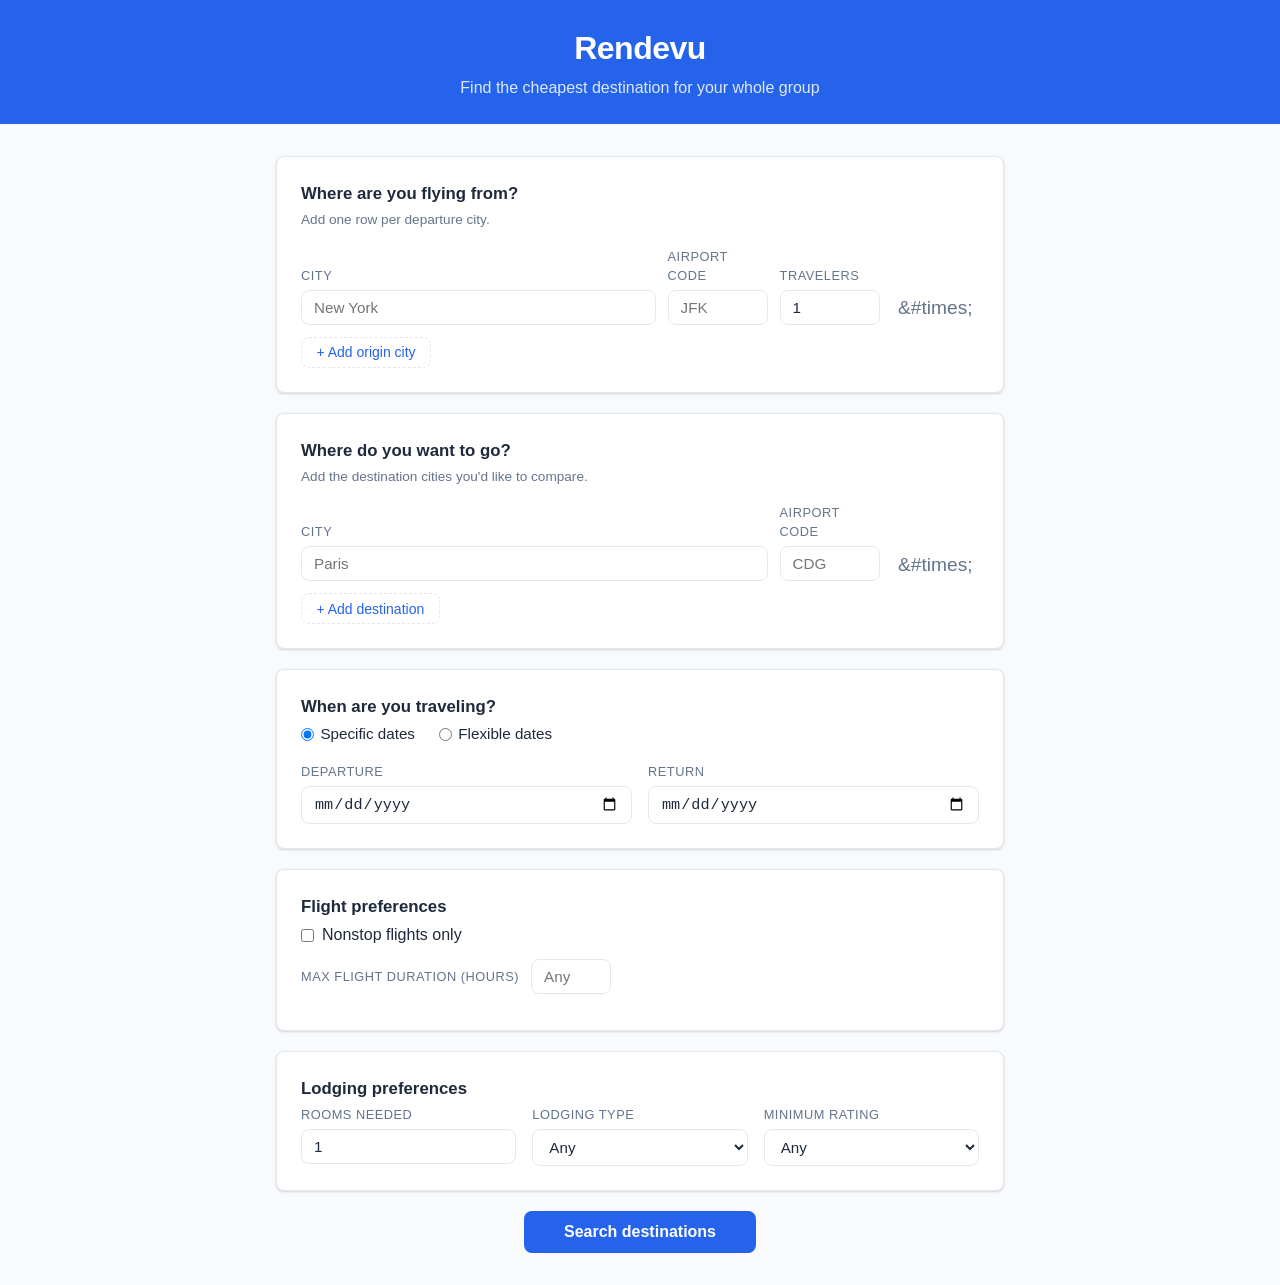
<file: index.html>
<!DOCTYPE html>
<html lang="en">
<head>
  <meta charset="UTF-8">
  <meta name="viewport" content="width=device-width, initial-scale=1.0">
  <title>Rendevu — Find your group destination</title>
  <link rel="stylesheet" href="css/styles.css">
</head>
<body>
  <header>
    <h1>Rendevu</h1>
    <p>Find the cheapest destination for your whole group</p>
  </header>

  <main>
    <form id="search-form" novalidate>

      <section class="form-section">
        <h2>Where are you flying from?</h2>
        <p class="section-hint">Add one row per departure city.</p>
        <div id="origins-list">
          <div class="origin-row input-row">
            <div class="input-group">
              <label>City</label>
              <input type="text" class="origin-name" placeholder="New York" required>
            </div>
            <div class="input-group input-group--short">
              <label>Airport code</label>
              <input type="text" class="origin-iata" placeholder="JFK" maxlength="3" required>
            </div>
            <div class="input-group input-group--short">
              <label>Travelers</label>
              <input type="number" class="origin-travelers" min="1" value="1" required>
            </div>
            <button type="button" class="btn-remove" aria-label="Remove">&#times;</button>
          </div>
        </div>
        <button type="button" id="add-origin" class="btn-add">+ Add origin city</button>
      </section>

      <section class="form-section">
        <h2>Where do you want to go?</h2>
        <p class="section-hint">Add the destination cities you'd like to compare.</p>
        <div id="destinations-list">
          <div class="destination-row input-row">
            <div class="input-group">
              <label>City</label>
              <input type="text" class="dest-name" placeholder="Paris" required>
            </div>
            <div class="input-group input-group--short">
              <label>Airport code</label>
              <input type="text" class="dest-iata" placeholder="CDG" maxlength="3" required>
            </div>
            <button type="button" class="btn-remove" aria-label="Remove">&#times;</button>
          </div>
        </div>
        <button type="button" id="add-destination" class="btn-add">+ Add destination</button>
      </section>

      <section class="form-section">
        <h2>When are you traveling?</h2>
        <div class="radio-toggle">
          <label class="radio-label">
            <input type="radio" name="date-mode" value="specific" checked>
            Specific dates
          </label>
          <label class="radio-label">
            <input type="radio" name="date-mode" value="triptype">
            Flexible dates
          </label>
        </div>

        <div id="specific-dates-panel">
          <div class="date-row">
            <div class="input-group">
              <label for="depart-date">Departure</label>
              <input type="date" id="depart-date">
            </div>
            <div class="input-group">
              <label for="return-date">Return</label>
              <input type="date" id="return-date">
            </div>
          </div>
        </div>

        <div id="triptype-panel" hidden>
          <div class="input-group" style="max-width:240px;margin-bottom:0.75rem">
            <label for="trip-type">Trip length</label>
            <select id="trip-type">
              <option value="weekend">Weekend (2 nights)</option>
              <option value="one_week">One week (7 nights)</option>
              <option value="two_weeks">Two weeks (14 nights)</option>
            </select>
          </div>
          <div class="date-row">
            <div class="input-group">
              <label for="earliest-depart">Earliest departure</label>
              <input type="date" id="earliest-depart">
            </div>
            <div class="input-group">
              <label for="latest-return">Latest return</label>
              <input type="date" id="latest-return">
            </div>
          </div>
        </div>
      </section>

      <section class="form-section">
        <h2>Flight preferences</h2>
        <div class="preference-row">
          <label class="checkbox-label">
            <input type="checkbox" id="nonstop-only">
            Nonstop flights only
          </label>
        </div>
        <div class="preference-row">
          <div class="input-group input-group--inline">
            <label for="max-duration">Max flight duration (hours)</label>
            <input type="number" id="max-duration" min="1" max="30" placeholder="Any" style="width:80px">
          </div>
        </div>
      </section>

      <section class="form-section">
        <h2>Lodging preferences</h2>
        <div class="preferences-grid">
          <div class="input-group">
            <label for="rooms">Rooms needed</label>
            <input type="number" id="rooms" min="1" value="1">
          </div>
          <div class="input-group">
            <label for="lodging-type">Lodging type</label>
            <select id="lodging-type">
              <option value="any">Any</option>
              <option value="hotel">Hotel</option>
              <option value="vacation_rental">Vacation rental</option>
            </select>
          </div>
          <div class="input-group">
            <label for="min-rating">Minimum rating</label>
            <select id="min-rating">
              <option value="">Any</option>
              <option value="3">3+ stars</option>
              <option value="4">4+ stars</option>
              <option value="4.5">4.5+ stars</option>
            </select>
          </div>
        </div>
      </section>

      <div class="form-actions">
        <button type="submit" class="btn-search">Search destinations</button>
      </div>

      <div id="form-error" class="error-message" hidden></div>
    </form>
  </main>

  <script src="js/search.js"></script>
</body>
</html>
</file>
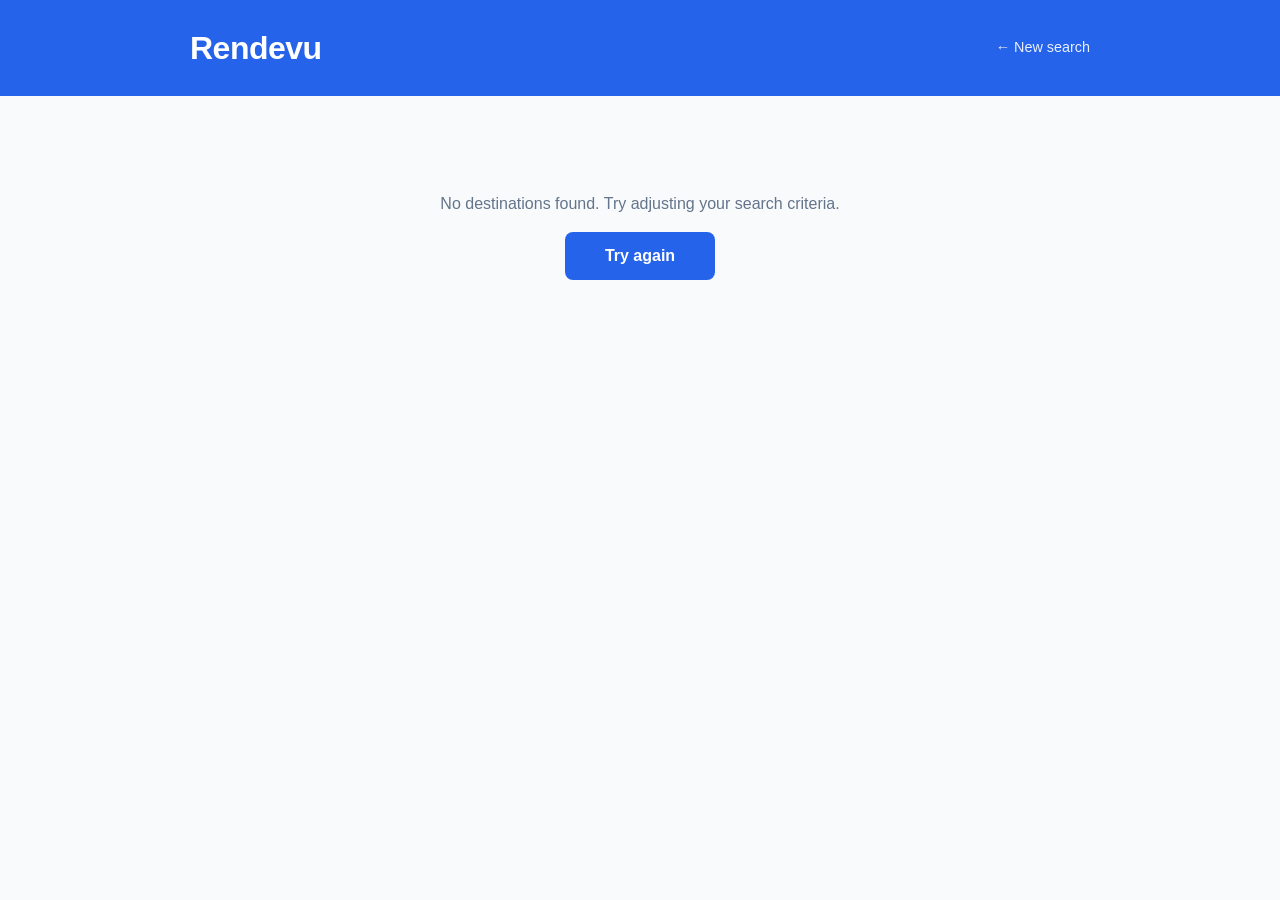
<file: results.html>
<!DOCTYPE html>
<html lang="en">
<head>
  <meta charset="UTF-8">
  <meta name="viewport" content="width=device-width, initial-scale=1.0">
  <title>Rendevu — Results</title>
  <link rel="stylesheet" href="css/styles.css">
</head>
<body>
  <header>
    <div class="header-inner">
      <h1>Rendevu</h1>
      <a href="index.html" class="btn-back">&#8592; New search</a>
    </div>
  </header>

  <main>
    <div id="loading" class="loading-state">
      <div class="spinner"></div>
      <p>Searching for the best deals&hellip;</p>
    </div>

    <div id="no-results" class="empty-state" hidden>
      <p>No destinations found. Try adjusting your search criteria.</p>
      <a href="index.html" class="btn-search">Try again</a>
    </div>

    <div id="results-container" hidden>
      <div class="results-header">
        <h2 id="results-count"></h2>
        <div class="sort-controls">
          <label for="sort-by">Sort by</label>
          <select id="sort-by">
            <option value="total">Total cost</option>
            <option value="flights">Flight cost</option>
            <option value="lodging">Lodging cost</option>
          </select>
        </div>
      </div>
      <div id="results-grid" class="results-grid"></div>
    </div>
  </main>

  <script src="js/results.js"></script>
</body>
</html>
</file>
<file: css/styles.css>
:root {
  --color-primary: #2563eb;
  --color-primary-dark: #1d4ed8;
  --color-bg: #f8fafc;
  --color-surface: #ffffff;
  --color-border: #e2e8f0;
  --color-text: #1e293b;
  --color-text-muted: #64748b;
  --color-error: #ef4444;
  --radius: 8px;
  --shadow: 0 1px 3px rgba(0,0,0,0.1), 0 1px 2px rgba(0,0,0,0.06);
  --shadow-card: 0 4px 6px -1px rgba(0,0,0,0.1), 0 2px 4px -2px rgba(0,0,0,0.1);
}

*, *::before, *::after { box-sizing: border-box; margin: 0; padding: 0; }

body {
  font-family: -apple-system, BlinkMacSystemFont, 'Segoe UI', sans-serif;
  background: var(--color-bg);
  color: var(--color-text);
  line-height: 1.5;
}

/* ── Header ── */
header {
  background: var(--color-primary);
  color: white;
  padding: 1.5rem 1rem;
  text-align: center;
}
header h1 { font-size: 2rem; font-weight: 700; letter-spacing: -0.5px; }
header p { opacity: 0.85; margin-top: 0.25rem; }

.header-inner {
  max-width: 900px;
  margin: 0 auto;
  display: flex;
  align-items: center;
  justify-content: space-between;
}
.btn-back {
  color: white;
  text-decoration: none;
  font-size: 0.9rem;
  opacity: 0.9;
}
.btn-back:hover { opacity: 1; }

/* ── Main layout ── */
main {
  max-width: 760px;
  margin: 2rem auto;
  padding: 0 1rem;
}

/* ── Form sections ── */
.form-section {
  background: var(--color-surface);
  border: 1px solid var(--color-border);
  border-radius: var(--radius);
  padding: 1.5rem;
  margin-bottom: 1.25rem;
  box-shadow: var(--shadow);
}
.form-section h2 {
  font-size: 1.05rem;
  font-weight: 600;
  margin-bottom: 0.25rem;
}
.section-hint {
  font-size: 0.85rem;
  color: var(--color-text-muted);
  margin-bottom: 1rem;
}

/* ── Input rows ── */
.input-row {
  display: flex;
  gap: 0.75rem;
  align-items: flex-end;
  margin-bottom: 0.75rem;
  flex-wrap: wrap;
}
.input-group {
  display: flex;
  flex-direction: column;
  gap: 0.3rem;
  flex: 1;
  min-width: 120px;
}
.input-group--short { flex: 0 0 100px; min-width: 80px; }
.input-group--inline {
  flex-direction: row;
  align-items: center;
  gap: 0.75rem;
}
.input-group label {
  font-size: 0.8rem;
  font-weight: 500;
  color: var(--color-text-muted);
  text-transform: uppercase;
  letter-spacing: 0.04em;
}

input[type="text"],
input[type="number"],
input[type="date"],
select {
  border: 1px solid var(--color-border);
  border-radius: var(--radius);
  padding: 0.5rem 0.75rem;
  font-size: 0.95rem;
  color: var(--color-text);
  background: var(--color-surface);
  width: 100%;
  transition: border-color 0.15s;
}
input:focus, select:focus {
  outline: none;
  border-color: var(--color-primary);
  box-shadow: 0 0 0 3px rgba(37, 99, 235, 0.1);
}

/* ── Buttons ── */
.btn-add {
  background: none;
  border: 1px dashed var(--color-border);
  border-radius: var(--radius);
  color: var(--color-primary);
  padding: 0.4rem 0.9rem;
  font-size: 0.875rem;
  cursor: pointer;
  transition: background 0.15s, border-color 0.15s;
}
.btn-add:hover { background: #eff6ff; border-color: var(--color-primary); }

.btn-remove {
  background: none;
  border: none;
  color: var(--color-text-muted);
  font-size: 1.2rem;
  cursor: pointer;
  padding: 0 0.4rem 0.45rem;
  line-height: 1;
  align-self: flex-end;
}
.btn-remove:hover { color: var(--color-error); }

/* ── Radio toggle ── */
.radio-toggle {
  display: flex;
  gap: 1.5rem;
  margin-bottom: 1rem;
}
.radio-label {
  display: flex;
  align-items: center;
  gap: 0.4rem;
  cursor: pointer;
  font-size: 0.95rem;
}

/* ── Date row ── */
.date-row {
  display: flex;
  gap: 1rem;
  flex-wrap: wrap;
}
.date-row .input-group { flex: 1; min-width: 150px; }

/* ── Preferences ── */
.preference-row { margin-bottom: 0.75rem; }
.checkbox-label {
  display: flex;
  align-items: center;
  gap: 0.5rem;
  cursor: pointer;
}
.preferences-grid {
  display: grid;
  grid-template-columns: repeat(auto-fill, minmax(180px, 1fr));
  gap: 1rem;
}

/* ── Submit ── */
.form-actions { margin-top: 0.5rem; text-align: center; }
.btn-search {
  background: var(--color-primary);
  color: white;
  border: none;
  border-radius: var(--radius);
  padding: 0.75rem 2.5rem;
  font-size: 1rem;
  font-weight: 600;
  cursor: pointer;
  transition: background 0.15s;
  display: inline-block;
  text-decoration: none;
}
.btn-search:hover { background: var(--color-primary-dark); }
.btn-search:disabled { opacity: 0.6; cursor: not-allowed; }

.error-message {
  color: var(--color-error);
  font-size: 0.875rem;
  margin-top: 0.75rem;
  text-align: center;
}

/* ── Loading ── */
.loading-state {
  text-align: center;
  padding: 4rem 1rem;
  color: var(--color-text-muted);
}
.spinner {
  width: 40px;
  height: 40px;
  border: 3px solid var(--color-border);
  border-top-color: var(--color-primary);
  border-radius: 50%;
  animation: spin 0.8s linear infinite;
  margin: 0 auto 1rem;
}
@keyframes spin { to { transform: rotate(360deg); } }

.empty-state {
  text-align: center;
  padding: 4rem 1rem;
  color: var(--color-text-muted);
}
.empty-state .btn-search { margin-top: 1rem; }

/* ── Results ── */
.results-header {
  display: flex;
  align-items: center;
  justify-content: space-between;
  margin-bottom: 1.25rem;
  flex-wrap: wrap;
  gap: 0.75rem;
}
.results-header h2 { font-size: 1.1rem; }
.sort-controls {
  display: flex;
  align-items: center;
  gap: 0.5rem;
  font-size: 0.875rem;
}
.sort-controls select { width: auto; padding: 0.3rem 0.6rem; }

.results-grid { display: flex; flex-direction: column; gap: 1rem; }

/* ── Destination card ── */
.destination-card {
  background: var(--color-surface);
  border: 1px solid var(--color-border);
  border-radius: var(--radius);
  box-shadow: var(--shadow-card);
  overflow: hidden;
}
.card-header {
  display: flex;
  justify-content: space-between;
  align-items: center;
  padding: 1rem 1.25rem;
  background: #f1f5f9;
  border-bottom: 1px solid var(--color-border);
}
.card-header h3 { font-size: 1.1rem; font-weight: 600; }
.total-cost { font-size: 1.25rem; font-weight: 700; color: var(--color-primary); }
.cost-breakdown {
  display: flex;
  gap: 1.5rem;
  padding: 0.6rem 1.25rem;
  font-size: 0.85rem;
  color: var(--color-text-muted);
  border-bottom: 1px solid var(--color-border);
}

.card-section { padding: 1rem 1.25rem; }
.card-section + .card-section { border-top: 1px solid var(--color-border); }
.card-section h4 {
  font-size: 0.8rem;
  font-weight: 600;
  text-transform: uppercase;
  letter-spacing: 0.05em;
  color: var(--color-text-muted);
  margin-bottom: 0.6rem;
}

.flight-item, .lodging-item {
  display: flex;
  justify-content: space-between;
  align-items: center;
  font-size: 0.9rem;
  padding: 0.35rem 0;
  border-bottom: 1px solid var(--color-border);
  flex-wrap: wrap;
  gap: 0.5rem;
}
.flight-item:last-child, .lodging-item:last-child { border-bottom: none; }
.item-details { flex: 1; }
.item-price { font-weight: 600; white-space: nowrap; }
.item-book {
  color: var(--color-primary);
  text-decoration: none;
  font-size: 0.825rem;
  font-weight: 500;
  white-space: nowrap;
}
.item-book:hover { text-decoration: underline; }

/* ── Responsive ── */
@media (max-width: 600px) {
  header h1 { font-size: 1.5rem; }
  .input-row { flex-direction: column; }
  .input-group--short { flex: 1; }
  .card-header { flex-direction: column; align-items: flex-start; gap: 0.25rem; }
}
</file>
